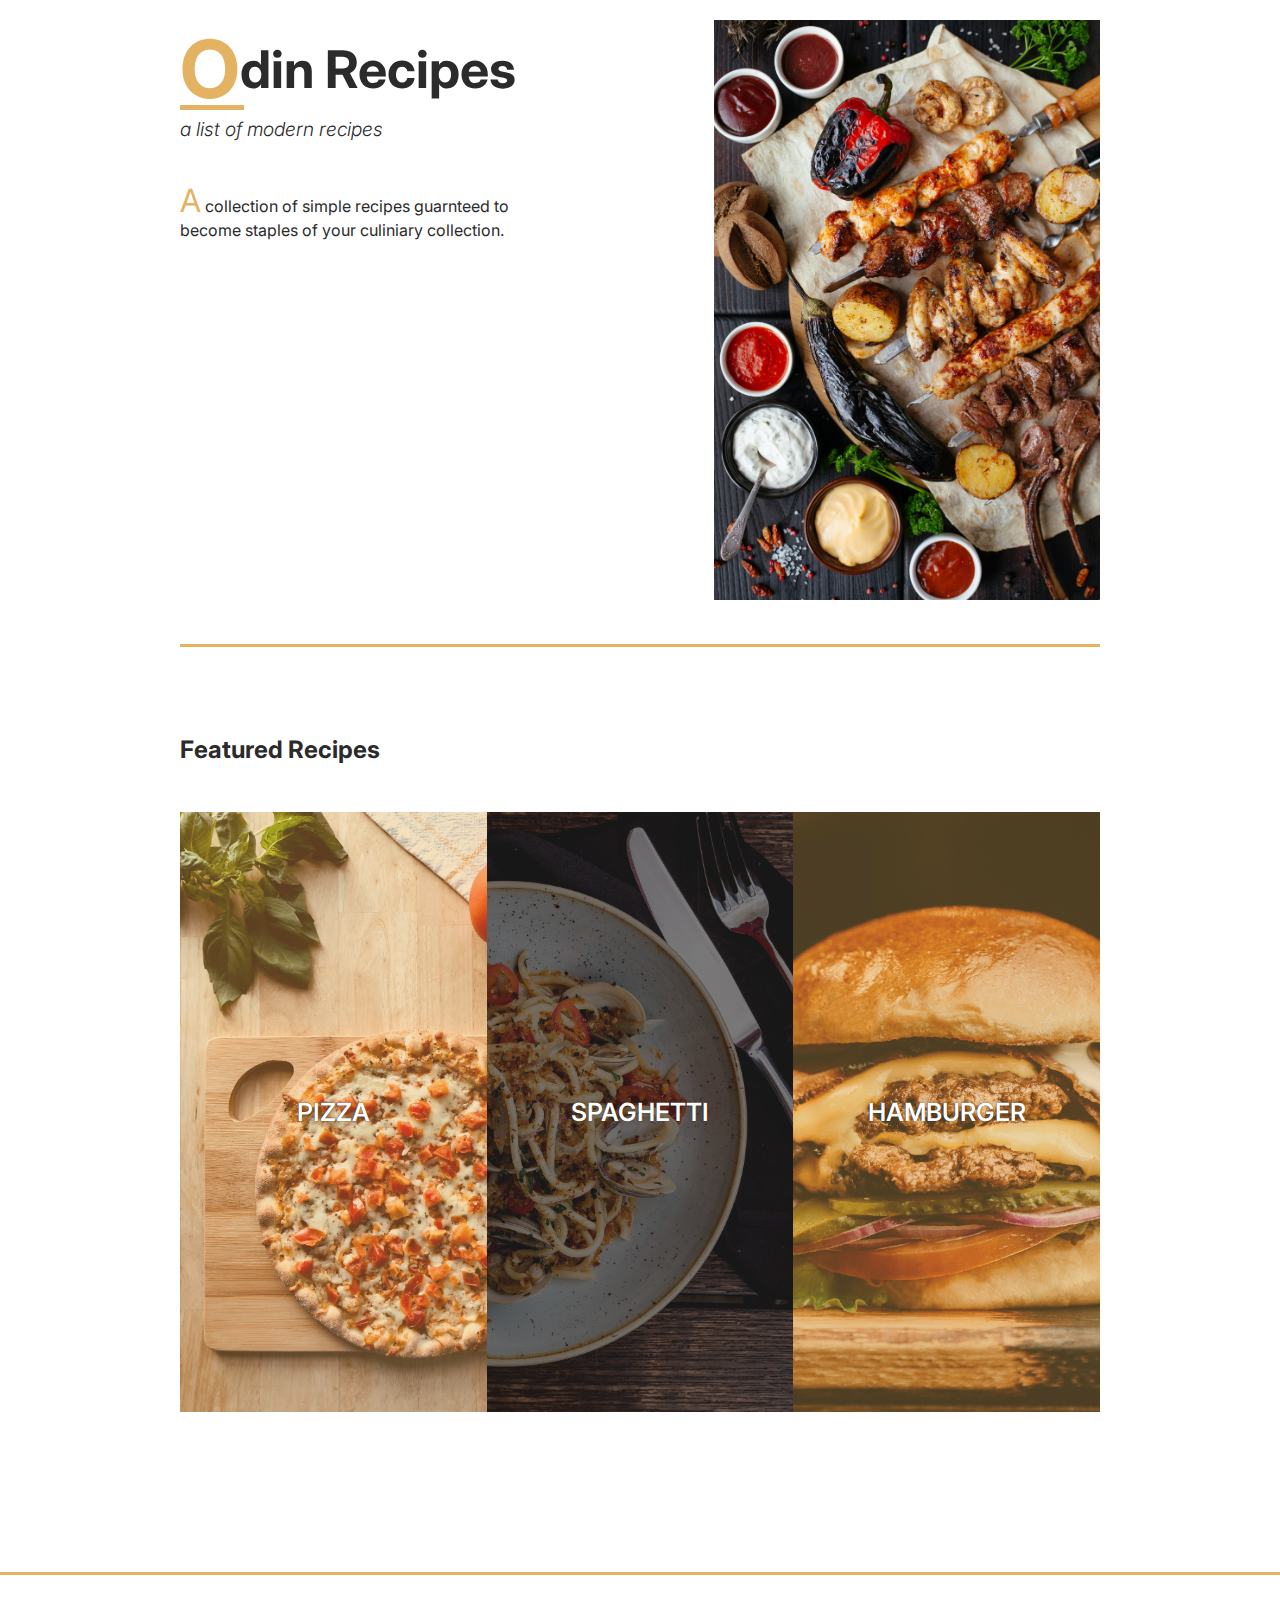
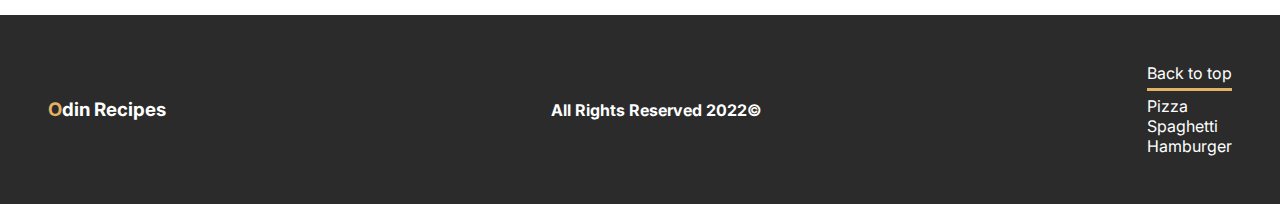
<file: index.html>
<!DOCTYPE html>
<html lang="en">
  <head>
    <meta charset="UTF-8" />
    <meta http-equiv="X-UA-Compatible" content="IE=edge" />
    <meta name="viewport" content="width=device-width, initial-scale=1.0" />
    <title>Odin Recipes</title>
    <link rel="preconnect" href="https://fonts.googleapis.com">
<link rel="preconnect" href="https://fonts.gstatic.com" crossorigin>
<link href="https://fonts.googleapis.com/css2?family=Inter:wght@300;400;700&display=swap" rel="stylesheet">

    <link rel="stylesheet" href="style.css" />
  </head>
  <body>
    <div class="container">

      <div id="header" class="header">
        <div class="header-wrap">
          <div class="left">
            <div class="hero">
            <div class="title">
        
              <h1>O<span>din Recipes</span></h1>
              <hr class="mini-line" />
            </div>
        
            <p class="tagline">a list of modern recipes</p>
            </div>
            <p class="blurb">A collection of simple recipes guarnteed to become staples of your culiniary collection.</p>
          </div>
          <div class="right">
            <img
              src="img/victoria-shes-UC0HZdUitWY-unsplash.jpg"
              alt="Photo of variuos vegetables"
            />
          </div>
        </div>
      </div>
      <hr />

      <main>
        <h2>Featured Recipes</h2>
        <ul class="featured">
          <li class="pizza">
            <a href="recipes/pizza.html"><span>Pizza</span></a> 
          </li>
          <li class="pasta">
            <a href="recipes/pasta.html"><span>Spaghetti</span></a> 
          </li>
          <li class="burger">
            <a href="recipes/burger.html"><span>Hamburger</span></a> 
          </li>
        </ul>
      </div>
      <hr>
      </main>



      <footer>
        <div class="title">
            
            <h3>Odin Recipes</h3>
          </div>
        <h4>All Rights Reserved 2022&copy;</h4>

        <ul>
          <li><a href="#header">Back to top</a></li>
        <hr style="margin: 5px 0" />
          <li><a href="recipes/pizza.html">Pizza</a></li>
        
        <li><a href="recipes/pasta.html">Spaghetti</a></li>
        <li><a href="recipes/burger.html">Hamburger</a></li>
        
      </ul>
      </footer>
    </div>
  </body>
</html>
</file>
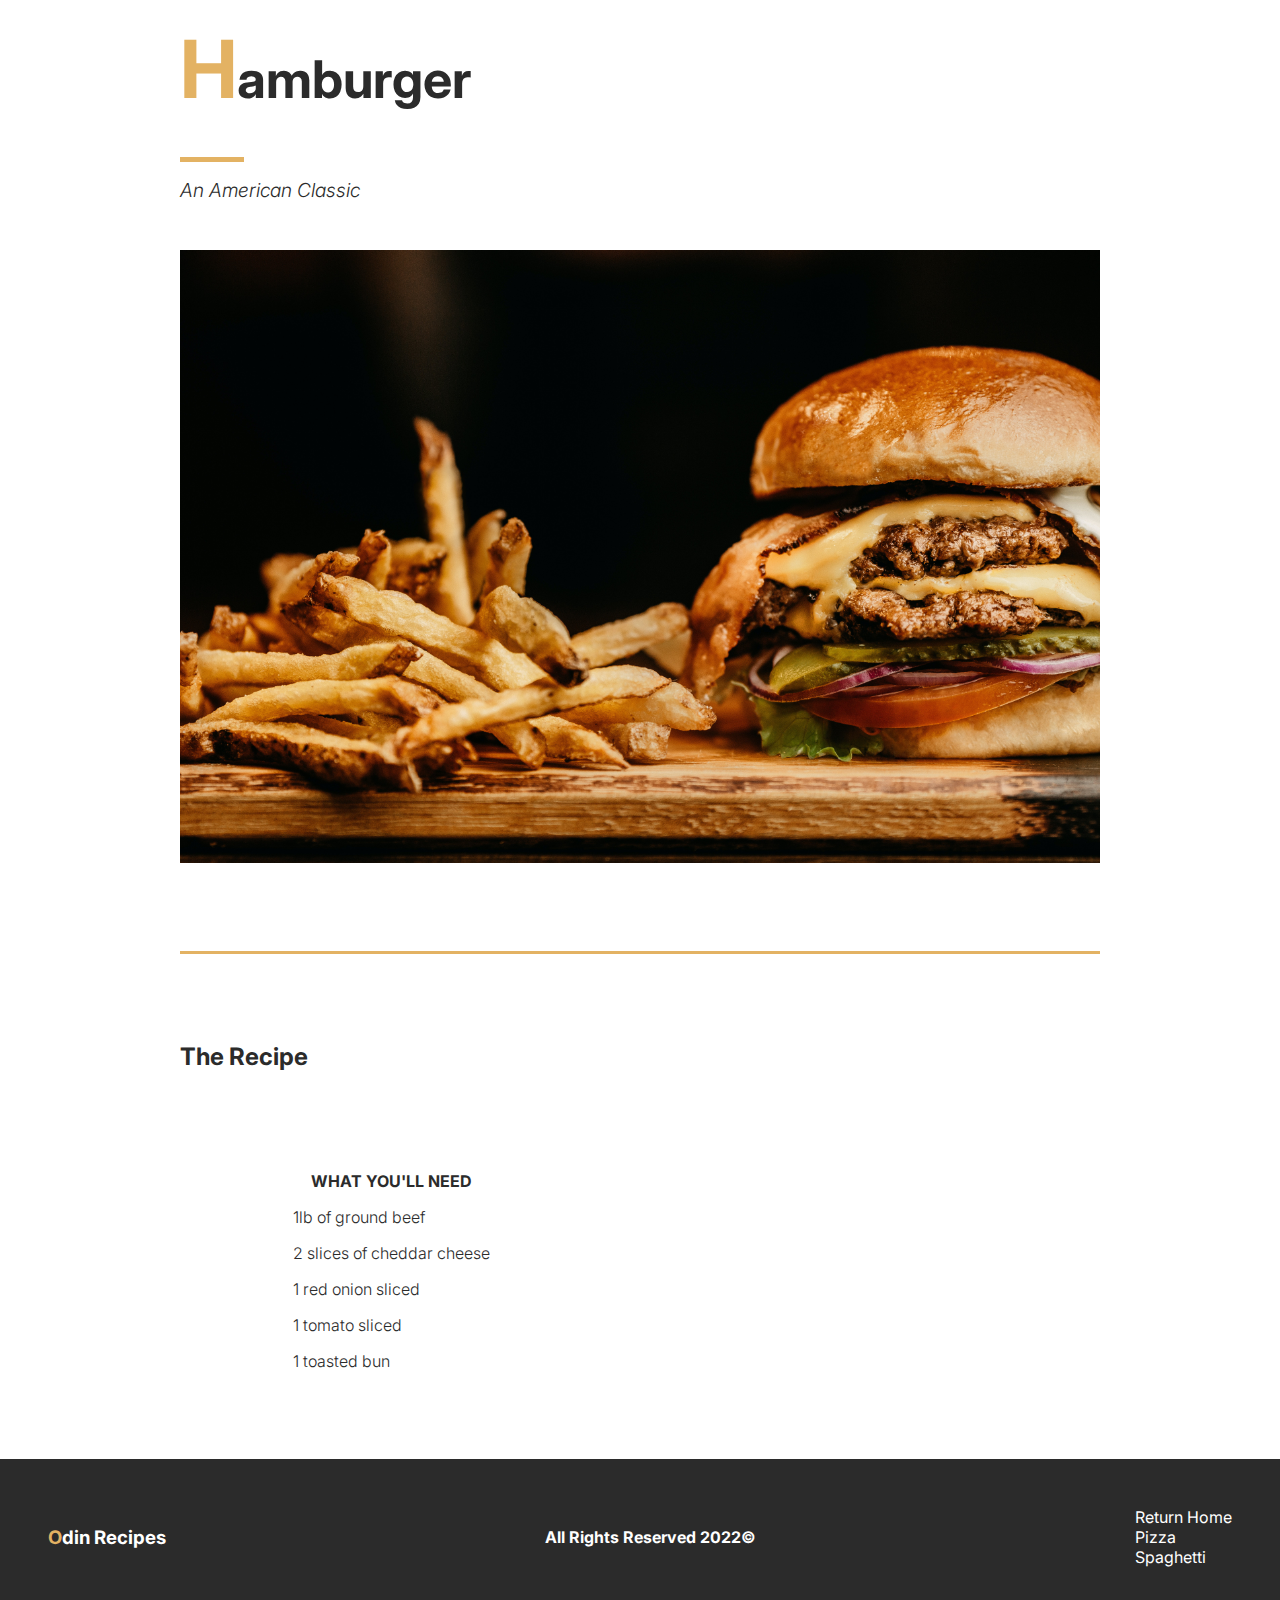
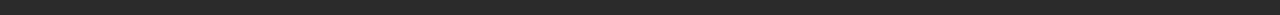
<file: burger.html>
<!DOCTYPE html>
<html lang="en">
  <head>
    <meta charset="UTF-8" />
    <meta http-equiv="X-UA-Compatible" content="IE=edge" />
    <meta name="viewport" content="width=device-width, initial-scale=1.0" />
    <title>Hamburger</title>
    <link rel="preconnect" href="https://fonts.googleapis.com" />
    <link rel="preconnect" href="https://fonts.gstatic.com" crossorigin />
    <link
      href="https://fonts.googleapis.com/css2?family=Inter:wght@300;400;700&display=swap"
      rel="stylesheet"
    />

    <link rel="stylesheet" href="style.css" />
  </head>
  <body>
    <div class="container">
      <div class="header"></div>
      <h1>Hamburger</h1>
      <hr class="mini-line" />
      <p class="tagline">An American Classic</p>

      <img
        src="img/jonathan-borba-8l8Yl2ruUsg-unsplash.jpg"
        alt="A Hamburger with fries"
        class="food"
      />
      <hr />

      <main>
        <h2>The Recipe</h2>
        <div class="info">
          <ol>
            <span>What you'll need</span>
            <li>1lb of ground beef</li>
            <li>2 slices of cheddar cheese</li>
            <li>1 red onion sliced</li>
            <li>1 tomato sliced</li>
            <li>1 toasted bun</li>
          </ol>
          <iframe
            width="450"
            height="320"
            src="https://www.youtube.com/embed/vVvlgy37-cw"
            title="YouTube video player"
            frameborder="0"
            allow="accelerometer; autoplay; clipboard-write; encrypted-media; gyroscope; picture-in-picture"
            allowfullscreen
          ></iframe>
        </div>
      </main>
    </div>
    <footer>
      <div class="title">
        <h3>Odin Recipes</h3>
      </div>
      <h4>All Rights Reserved 2022&copy;</h4>

      <ul>
        <li><a href="index.html">Return Home</a></li>
        <li><a href="./pasta.html">Pizza</a></li>
        <li><a href="./pizza.html">Spaghetti</a></li>
      </ul>
    </footer>
  </body>
</html>
</file>
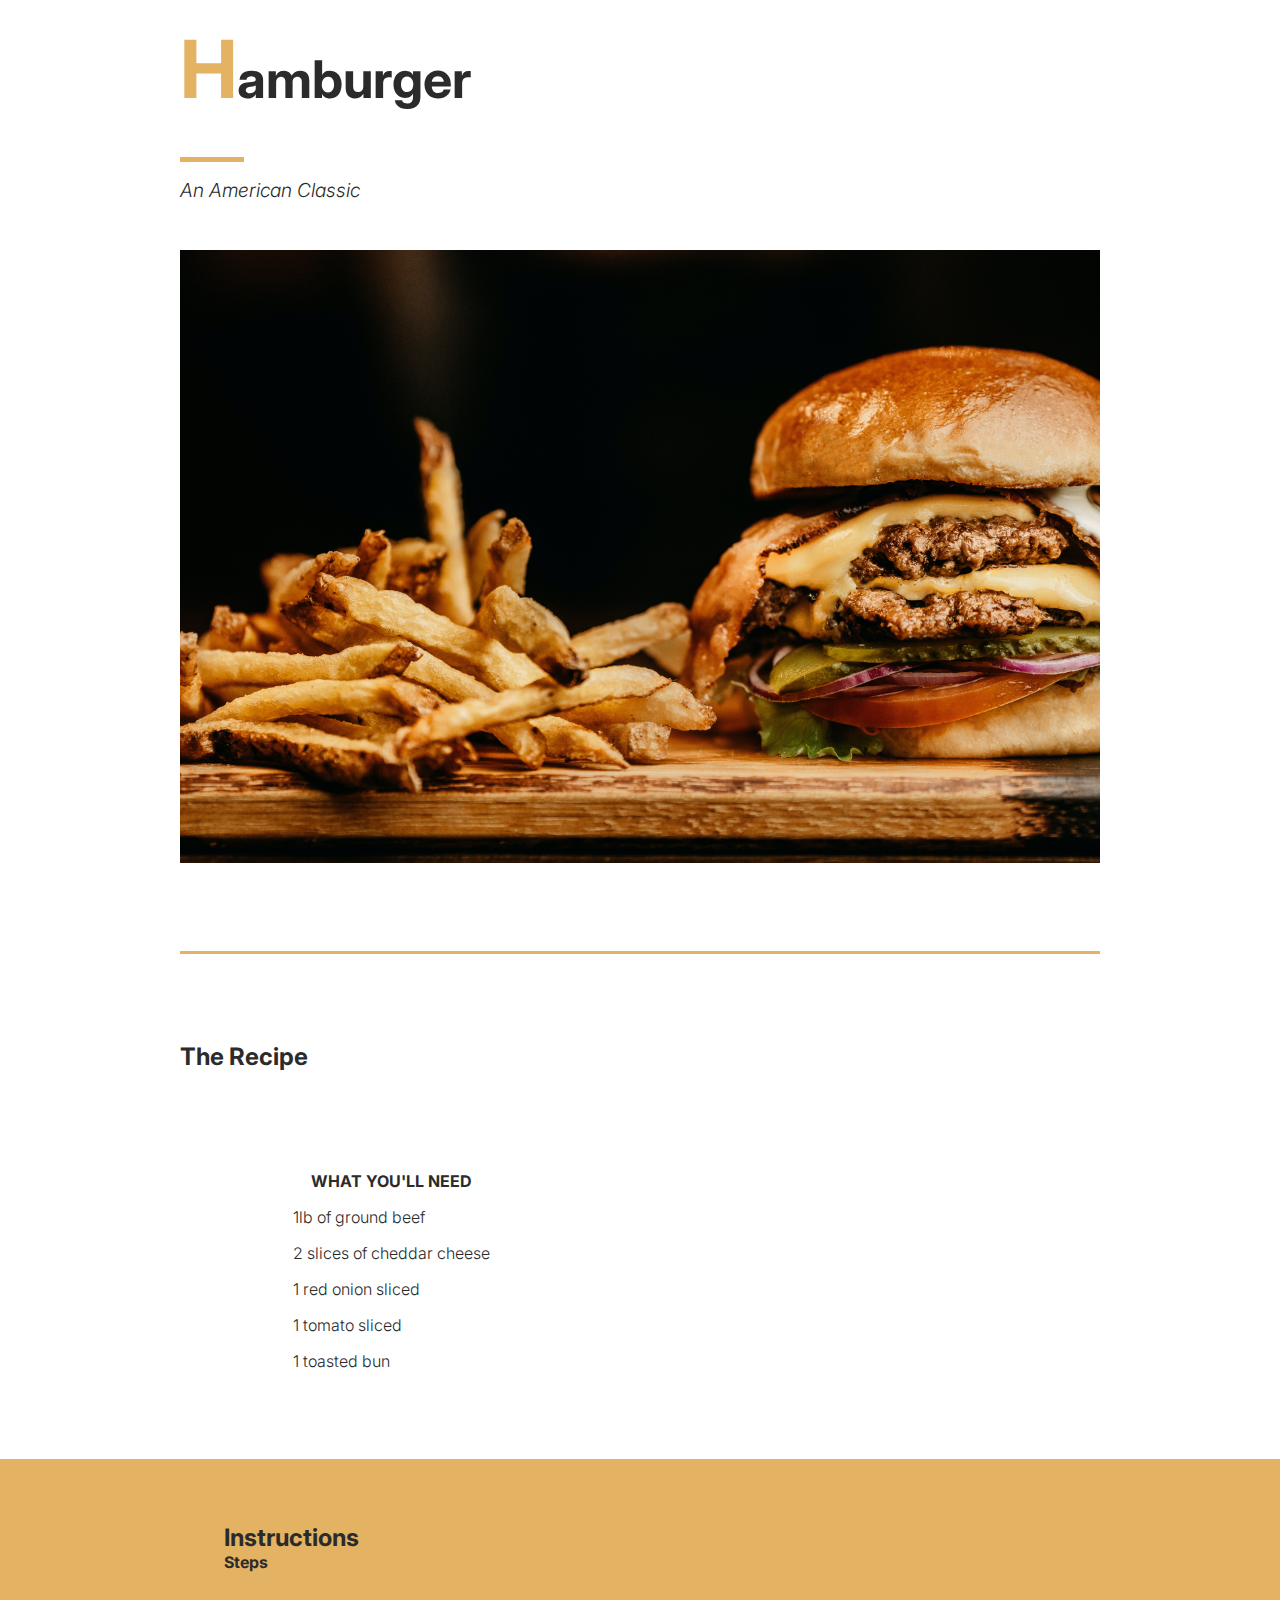
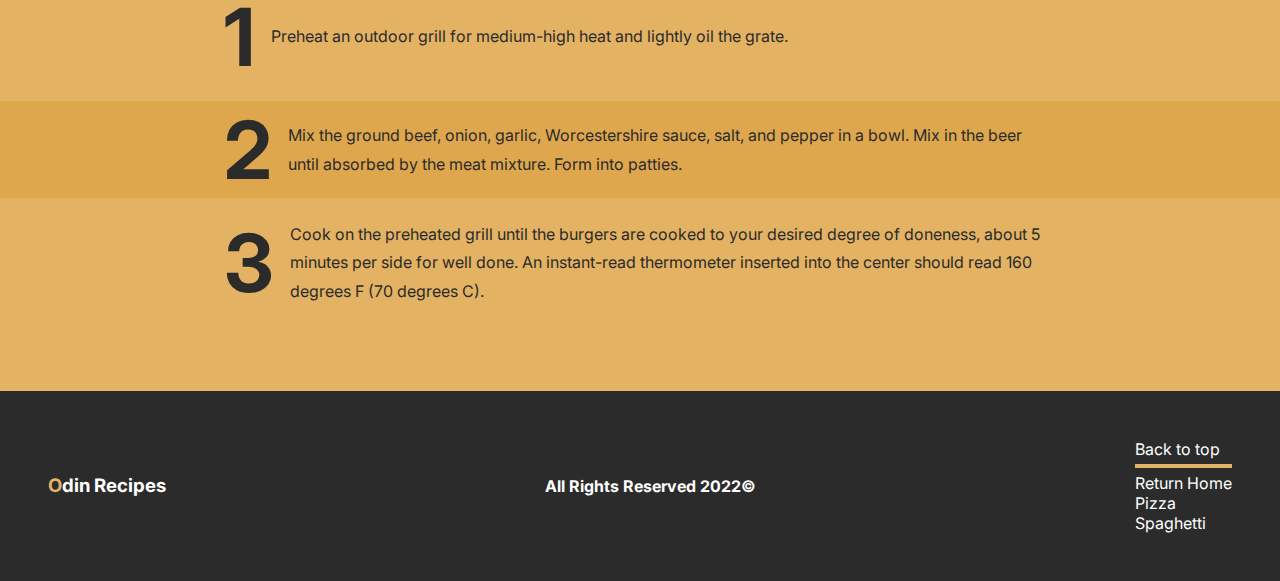
<file: recipes/burger.html>
<!DOCTYPE html>
<html lang="en">
	<head>
		<meta charset="UTF-8" />
		<meta http-equiv="X-UA-Compatible" content="IE=edge" />
		<meta name="viewport" content="width=device-width, initial-scale=1.0" />
		<title>Hamburger - Odin Recipes</title>
		<link rel="preconnect" href="https://fonts.googleapis.com" />
		<link rel="preconnect" href="https://fonts.gstatic.com" crossorigin />
		<link
			href="https://fonts.googleapis.com/css2?family=Inter:wght@300;400;700&display=swap"
			rel="stylesheet"
		/>

		<link rel="stylesheet" href="../style.css" />
	</head>
	<body>
		<div class="container">
			<div class="header" id="header">
				<h1>Hamburger</h1>
				<hr class="mini-line" />
				<p class="tagline">An American Classic</p>
			</div>
			<img
				src="../img/jonathan-borba-8l8Yl2ruUsg-unsplash.jpg"
				alt="A Hamburger with fries"
				class="food"
			/>
			<hr />

			<main>
				<h2>The Recipe</h2>
				<div class="info">
					<ol role="list">
						<span>What you'll need</span>
						<li>1lb of ground beef</li>
						<li>2 slices of cheddar cheese</li>
						<li>1 red onion sliced</li>
						<li>1 tomato sliced</li>
						<li>1 toasted bun</li>
					</ol>
					<iframe
						width="450"
						height="320"
						src="https://www.youtube.com/embed/vVvlgy37-cw"
						title="YouTube video player"
						frameborder="0"
						allow="accelerometer; autoplay; clipboard-write; encrypted-media; gyroscope; picture-in-picture"
						allowfullscreen
					></iframe>
				</div>
			</main>
		</div>
		<section class="instructions">
			<div class="container steps">
				<h2>Instructions</h2>
				<h4>Steps</h4>
				<ol role="list" class="steps-guide">
					<li>
						<span class="visually-hidden">Step 1</span>
						<div>
							<p>
								Preheat an outdoor grill for medium-high heat and lightly oil
								the grate.
							</p>
						</div>
					</li>
					<li class="bleed">
						<span class="visually-hidden">Step 2</span>
						<div>
							<p>
								Mix the ground beef, onion, garlic, Worcestershire sauce, salt,
								and pepper in a bowl. Mix in the beer until absorbed by the meat
								mixture. Form into patties.
							</p>
						</div>
					</li>
					<li>
						<span class="visually-hidden">Step 3</span>
						<div>
							<p>
								Cook on the preheated grill until the burgers are cooked to your
								desired degree of doneness, about 5 minutes per side for well
								done. An instant-read thermometer inserted into the center
								should read 160 degrees F (70 degrees C).
							</p>
						</div>
					</li>
				</ol>
			</div>
		</section>
		<footer>
			<div class="title">
				<h3>Odin Recipes</h3>
			</div>
			<h4>All Rights Reserved 2022&copy;</h4>

			<ul>
				<li><a href="#header">Back to top</a></li>
				<hr style="margin: 5px 0" />
				<li><a href="../index.html">Return Home</a></li>
				<li><a href="pizza.html">Pizza</a></li>
				<li><a href="pasta.html">Spaghetti</a></li>
			</ul>
		</footer>
	</body>
</html>
</file>
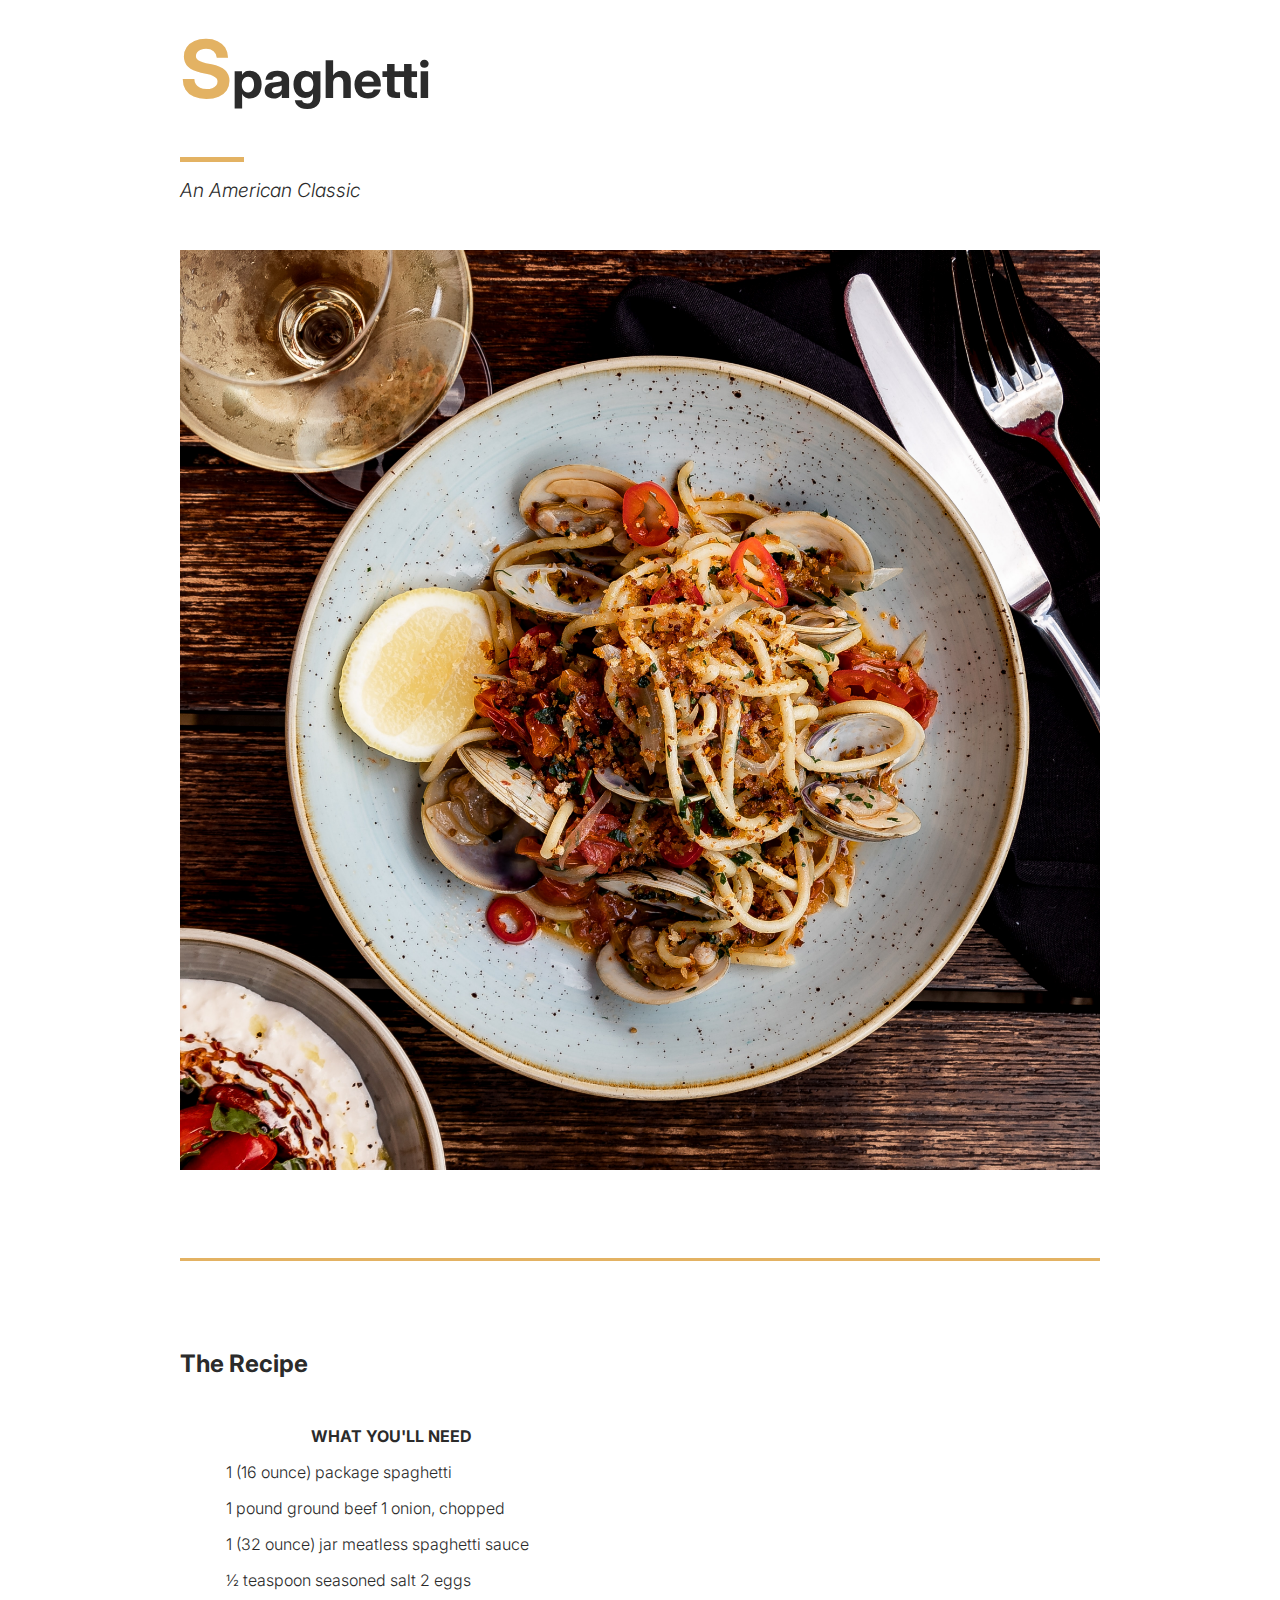
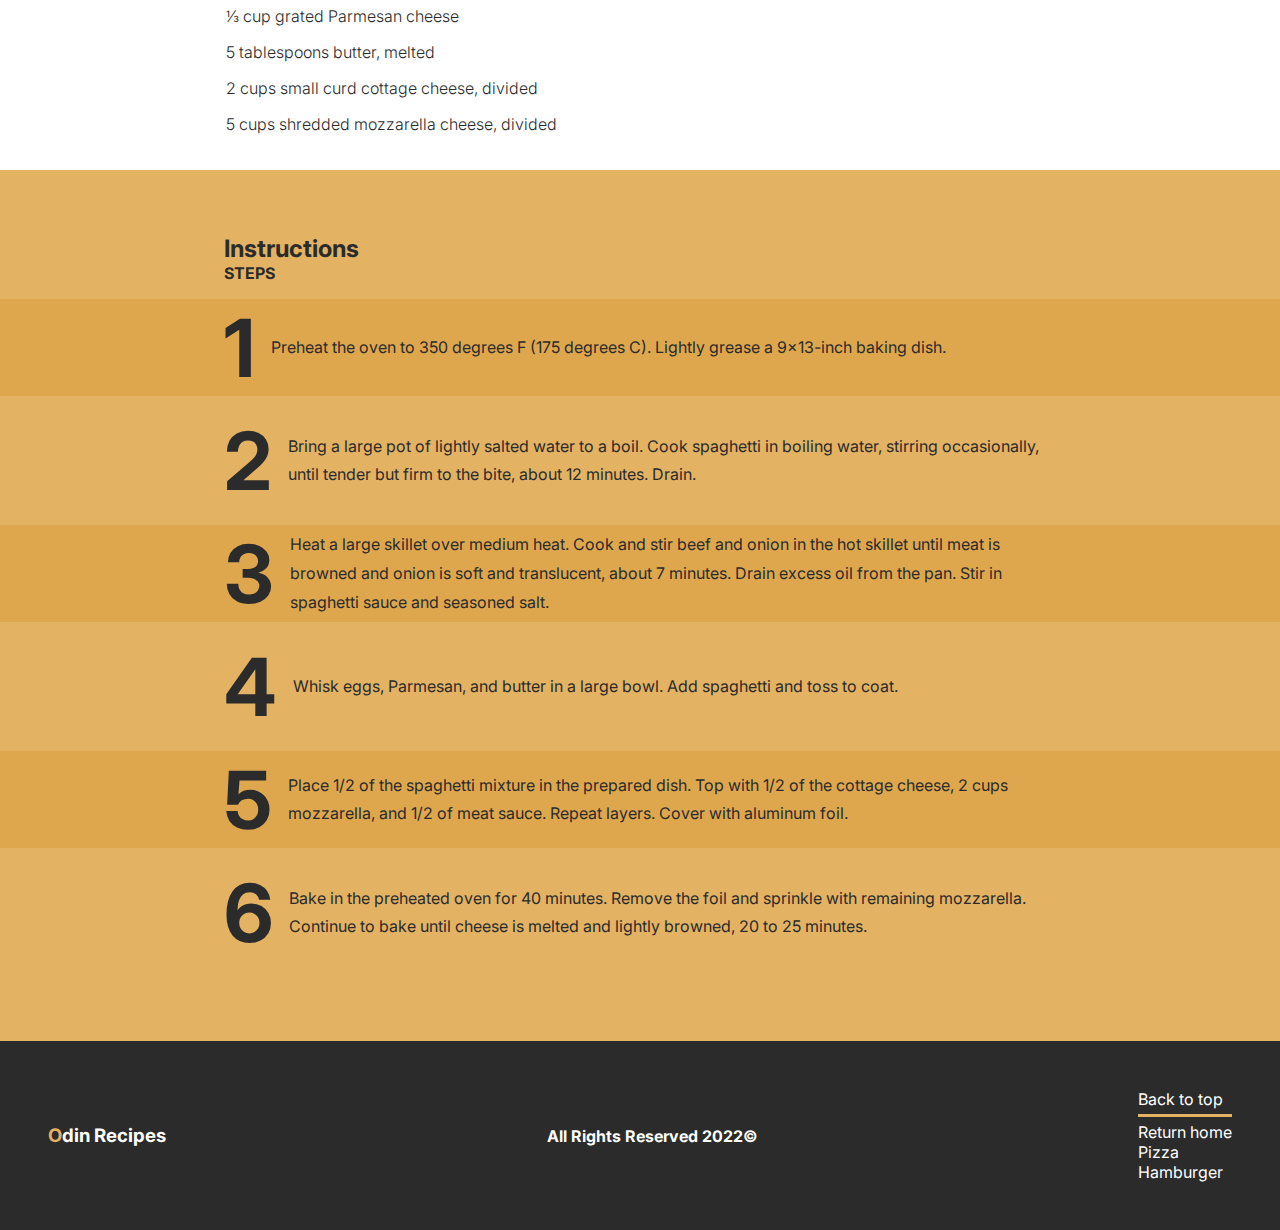
<file: recipes/pasta.html>
<!DOCTYPE html>
<html lang="en">
	<head>
		<meta charset="UTF-8" />
		<meta http-equiv="X-UA-Compatible" content="IE=edge" />
		<meta name="viewport" content="width=device-width, initial-scale=1.0" />
		<title>Pasta - Odin Recipes</title>
		<link rel="preconnect" href="https://fonts.googleapis.com" />
		<link rel="preconnect" href="https://fonts.gstatic.com" crossorigin />
		<link
			href="https://fonts.googleapis.com/css2?family=Inter:wght@300;400;700&display=swap"
			rel="stylesheet"
		/>

		<link rel="stylesheet" href="../style.css" />
	</head>
	<body>
		<div class="container">
			<div class="header" id="header">
				<h1>Spaghetti</h1>
				<hr class="mini-line" />
				<p class="tagline">An American Classic</p>
			</div>
			<img
				src="../img/clark-douglas-17ZU9BPy_Q4-unsplash.jpg"
				alt="A plate of spaghetti"
				class="food"
			/>
			<hr />

			<main>
				<h2>The Recipe</h2>
				<div class="info">
					<ol role="list">
						<span>What you'll need</span>
						<li>1 (16 ounce) package spaghetti</li>
						<li>1 pound ground beef 1 onion, chopped</li>
						<li>1 (32 ounce) jar meatless spaghetti sauce</li>
						<li>½ teaspoon seasoned salt 2 eggs</li>
						<li>⅓ cup grated Parmesan cheese</li>
						<li>5 tablespoons butter, melted</li>
						<li>2 cups small curd cottage cheese, divided</li>
						<li>5 cups shredded mozzarella cheese, divided</li>
					</ol>
					<iframe
						width="450"
						height="320"
						src="https://www.youtube.com/embed/c0aIsuxJlbg"
						title="YouTube video player"
						frameborder="0"
						allow="accelerometer; autoplay; clipboard-write; encrypted-media; gyroscope; picture-in-picture"
						allowfullscreen
					></iframe>
				</div>
			</main>
		</div>
		<section class="instructions">
			<div class="container steps">
				<h2>Instructions</h2>
				<ol role="list" class="steps-guide">
					<h4>Steps</h4>
					<li class="bleed">
						<span class="visually-hidden">Step 1</span>
						<div>
							<p>
								Preheat the oven to 350 degrees F (175 degrees C). Lightly
								grease a 9x13-inch baking dish.
							</p>
						</div>
					</li>
					<li class="">
						<span class="visually-hidden">Step 2</span>
						<div>
							<p>
								Bring a large pot of lightly salted water to a boil. Cook
								spaghetti in boiling water, stirring occasionally, until tender
								but firm to the bite, about 12 minutes. Drain.
							</p>
						</div>
					</li>
					<li class="bleed">
						<span class="visually-hidden">Step 3</span>
						<div>
							<p>
								Heat a large skillet over medium heat. Cook and stir beef and
								onion in the hot skillet until meat is browned and onion is soft
								and translucent, about 7 minutes. Drain excess oil from the pan.
								Stir in spaghetti sauce and seasoned salt.
							</p>
						</div>
					</li>
					<li>
						<span class="visually-hidden">Step 4</span>
						<div>
							<p>
								Whisk eggs, Parmesan, and butter in a large bowl. Add spaghetti
								and toss to coat.
							</p>
						</div>
					</li>
					<li class="bleed">
						<span class="visually-hidden">Step 5</span>
						<div>
							<p>
								Place 1/2 of the spaghetti mixture in the prepared dish. Top
								with 1/2 of the cottage cheese, 2 cups mozzarella, and 1/2 of
								meat sauce. Repeat layers. Cover with aluminum foil.
							</p>
						</div>
					</li>
					<li>
						<span class="visually-hidden">Step 6</span>
						<div>
							<p>
								Bake in the preheated oven for 40 minutes. Remove the foil and
								sprinkle with remaining mozzarella. Continue to bake until
								cheese is melted and lightly browned, 20 to 25 minutes.
							</p>
						</div>
					</li>
				</ol>
			</div>
		</section>

		<footer>
			<div class="title">
				<h3>Odin Recipes</h3>
			</div>
			<h4>All Rights Reserved 2022&copy;</h4>

			<ul>
				<li><a href="#header">Back to top</a></li>
				<hr style="margin: 5px 0" />
				<li><a href="../index.html">Return home</a></li>
				<li><a href="pizza.html">Pizza</a></li>
				<li><a href="burger.html">Hamburger</a></li>
			</ul>
		</footer>
	</body>
</html>
</file>
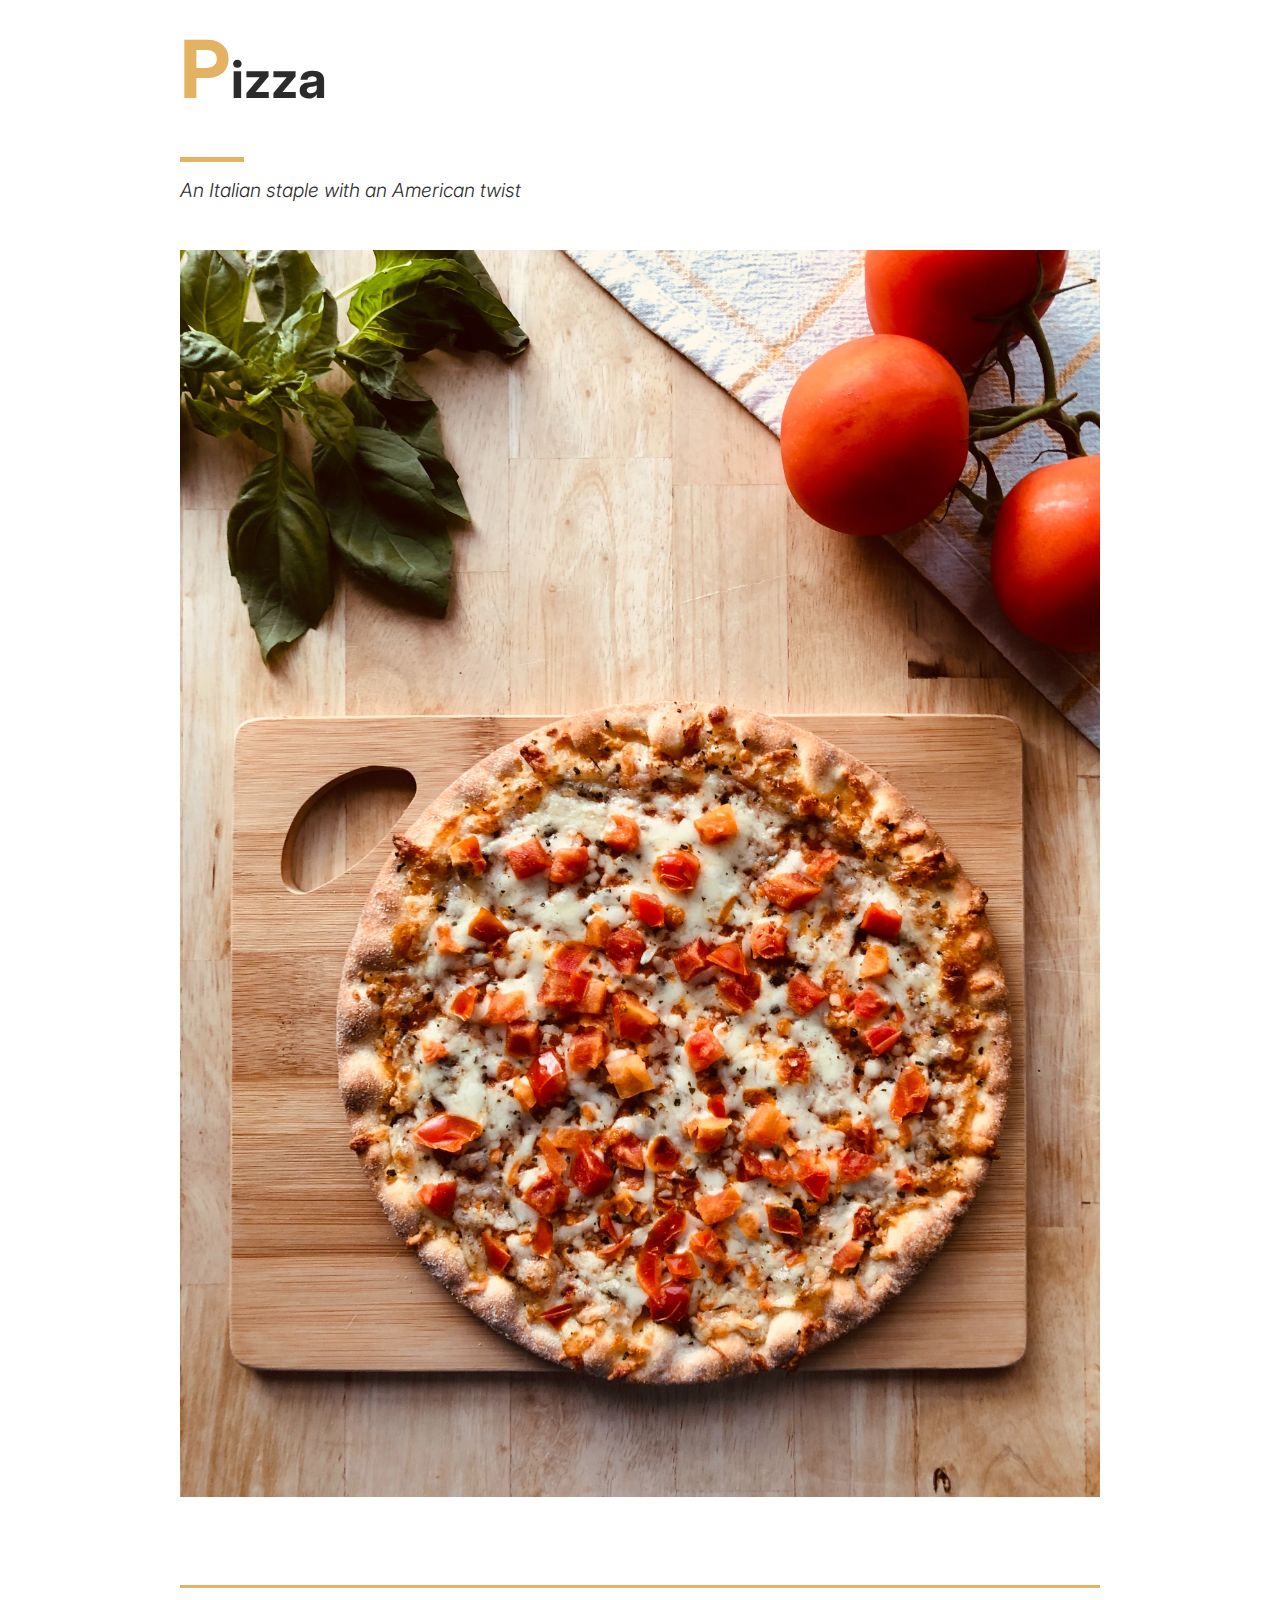
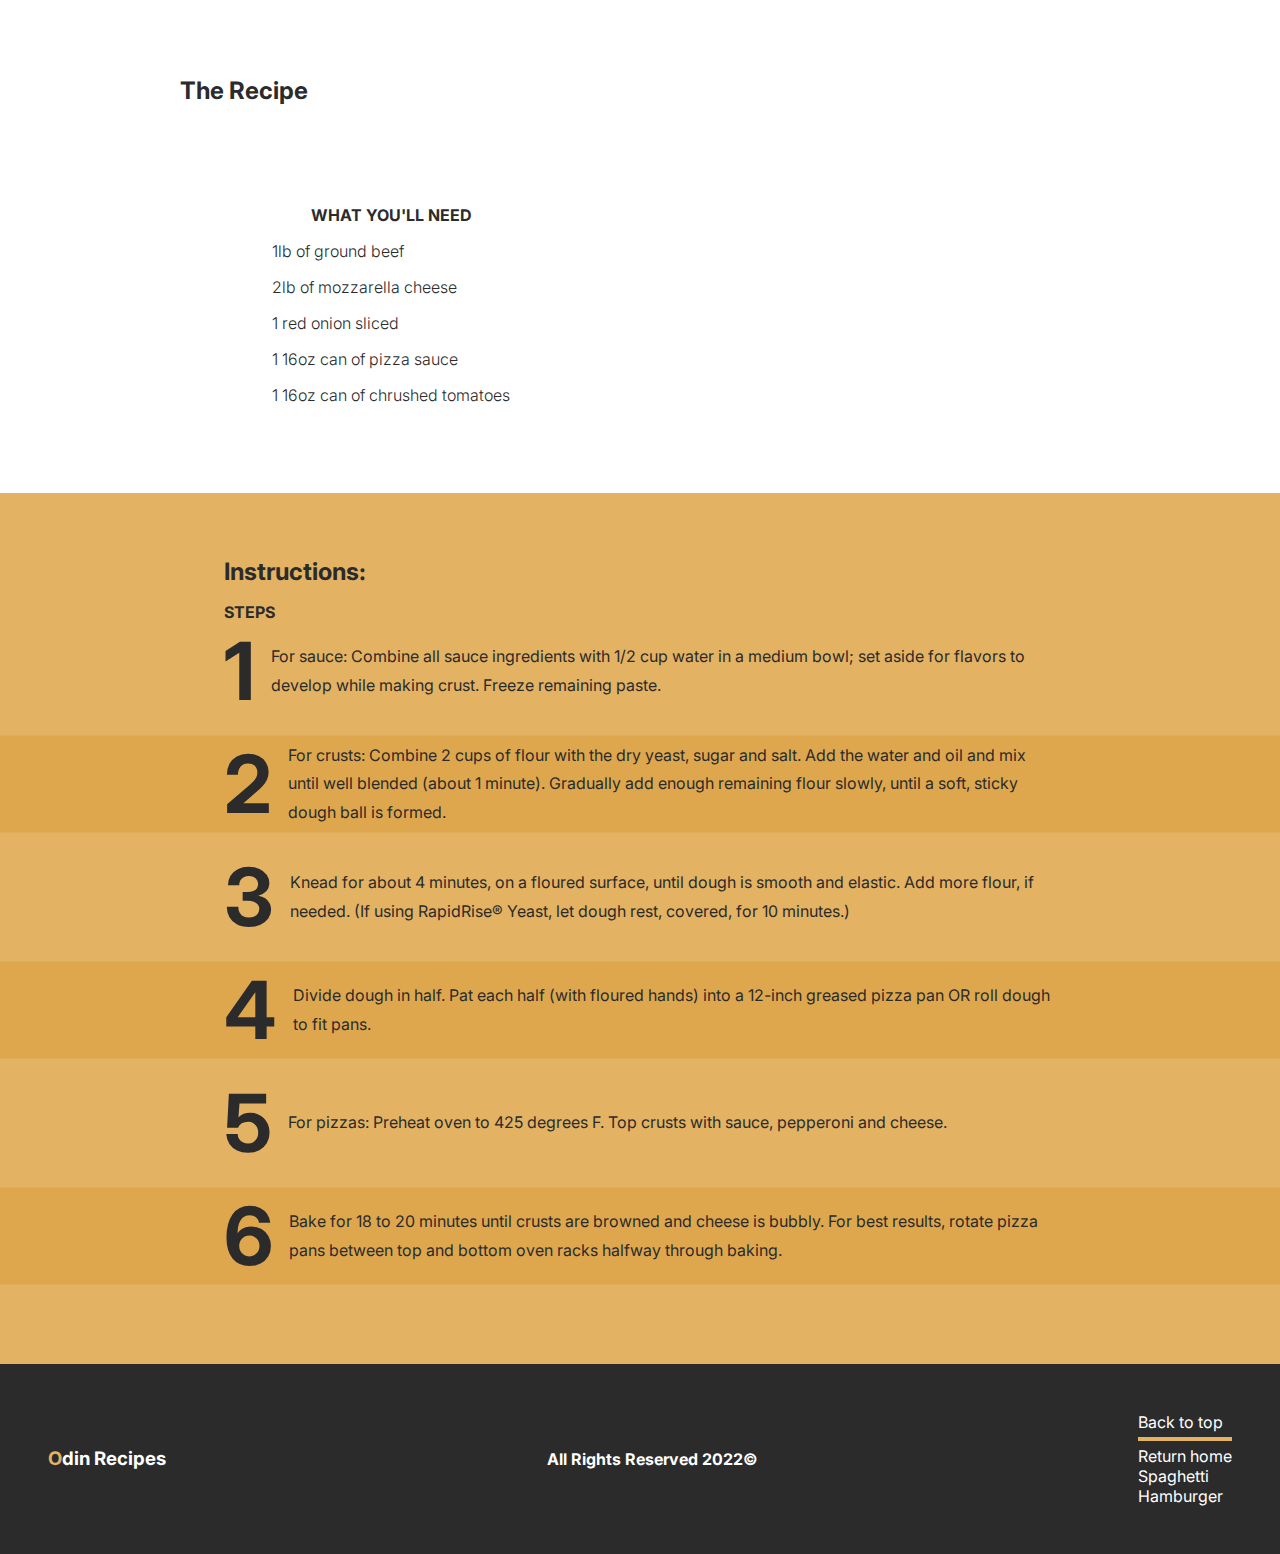
<file: recipes/pizza.html>
<!DOCTYPE html>
<html lang="en">
	<head>
		<meta charset="UTF-8" />
		<meta http-equiv="X-UA-Compatible" content="IE=edge" />
		<meta name="viewport" content="width=device-width, initial-scale=1.0" />
		<title>Pizza - Odin Recipes</title>
		<link rel="preconnect" href="https://fonts.googleapis.com" />
		<link rel="preconnect" href="https://fonts.gstatic.com" crossorigin />
		<link
			href="https://fonts.googleapis.com/css2?family=Inter:wght@300;400;700&display=swap"
			rel="stylesheet"
		/>

		<link rel="stylesheet" href="../style.css" />
	</head>
	<body>
		<div class="container">
			<div class="header" id="header">
				<h1>Pizza</h1>
				<hr class="mini-line" />
				<p class="tagline">An Italian staple with an American twist</p>
			</div>
			<img
				src="../img/saahil-khatkhate-kfDsMDyX1K0-unsplash.jpg"
				alt="Pizza"
				class="food"
			/>
			<hr />

			<main>
				<h2>The Recipe</h2>
				<div class="info">
					<ol>
						<span>What you'll need</span>
						<li>1lb of ground beef</li>
						<li>2lb of mozzarella cheese</li>
						<li>1 red onion sliced</li>
						<li>1 16oz can of pizza sauce</li>
						<li>1 16oz can of chrushed tomatoes</li>
					</ol>
					<iframe
						width="450"
						height="320"
						src="https://www.youtube.com/embed/sv3TXMSv6Lw"
						title="YouTube video player"
						frameborder="0"
						allow="accelerometer; autoplay; clipboard-write; encrypted-media; gyroscope; picture-in-picture"
						allowfullscreen
					></iframe>
				</div>
			</main>
		</div>
		<section class="instructions">
			<div class="container steps">
				<h2>Instructions:</h2>
				<ol role="list" class="steps-guide">
					<li>
						<h4>Steps</h4>
						<span class="visually-hidden">Step 1</span>
						<div>
							<p>
								For sauce: Combine all sauce ingredients with 1/2 cup water in a
								medium bowl; set aside for flavors to develop while making
								crust. Freeze remaining paste.
							</p>
						</div>
					</li>
					<li class="bleed">
						<div>
							<span class="visually-hidden">Step 2</span>
							<p>
								For crusts: Combine 2 cups of flour with the dry yeast, sugar
								and salt. Add the water and oil and mix until well blended
								(about 1 minute). Gradually add enough remaining flour slowly,
								until a soft, sticky dough ball is formed.
							</p>
						</div>
					</li>
					<li>
						<div>
							<span class="visually-hidden">Step 3</span>
							<p>
								Knead for about 4 minutes, on a floured surface, until dough is
								smooth and elastic. Add more flour, if needed. (If using
								RapidRise® Yeast, let dough rest, covered, for 10 minutes.)
							</p>
						</div>
					</li>
					<li class="bleed">
						<div>
							<span class="visually-hidden">Step 4</span>
							<p>
								Divide dough in half. Pat each half (with floured hands) into a
								12-inch greased pizza pan OR roll dough to fit pans.
							</p>
						</div>
					</li>
					<li>
						<div>
							<span class="visually-hidden">Step 5</span>
							<p>
								For pizzas: Preheat oven to 425 degrees F. Top crusts with
								sauce, pepperoni and cheese.
							</p>
						</div>
					</li>
					<li class="bleed">
						<div>
							<span class="visually-hidden">Step 6</span>
							<p>
								Bake for 18 to 20 minutes until crusts are browned and cheese is
								bubbly. For best results, rotate pizza pans between top and
								bottom oven racks halfway through baking.
							</p>
						</div>
					</li>
				</ol>
			</div>
		</section>
		<footer>
			<div class="title">
				<h3>Odin Recipes</h3>
			</div>
			<h4>All Rights Reserved 2022&copy;</h4>

			<ul>
				<li><a href="#header">Back to top</a></li>
				<hr style="margin: 5px 0" />
				<li><a href="../index.html">Return home</a></li>
				<li><a href="./pasta.html">Spaghetti</a></li>
				<li><a href="./burger.html">Hamburger</a></li>
			</ul>
		</footer>
	</body>
</html>
</file>
<file: style.css>
:root {
	--odin-gold: hsl(37, 70%, 64%);
	--odin-gold-2: hsla(37, 69%, 55%, 0.551);
	--gold-opaque: hsla(37, 70%, 64%, 0.333);
	--clr-neutral-900: hsl(0, 0%, 17%);
}

*,
html {
	margin: 0;
	padding: 0;
	box-sizing: border-box;
}
ul[role="list"],
ol[role="list"] {
	list-style: none;
}
body {
	font-family: "Inter", sans-serif;
	color: #2b2b2b;
}

.container {
	padding: 20px;
	display: flex;
	flex-direction: column;
	max-width: 960px;
	margin: 0 auto;
}

.container h1::first-letter {
	color: var(--odin-gold);
	font-size: 5rem;
}

h1 {
	font-size: 3.25rem;
	font-weight: 700;
	/* margin-bottom: 2rem; */
}

.mini-line {
	margin-bottom: 1rem;
	width: 4rem;
	height: 0.3rem;
	background-color: var(--odin-gold);
	border: none;
}

.title {
	display: flex;
	align-items: center;
	position: relative;
}

.title span {
	/* color: #f4c; */
	position: relative;
	bottom: 10px;
}

.title hr {
	position: absolute;
	top: 45px;
}
img {
	width: 100%;
	height: auto;
}

.tagline {
	font-style: italic;
	font-size: 1.2rem;
	font-weight: 300;
}

.header-wrap {
	display: flex;
	justify-content: space-between;
}

.header-wrap .left,
.header-wrap .right {
	width: 42%;
}

.header-wrap .left {
	display: flex;
	flex-direction: column;
	justify-content: space-between;
}

.blurb {
	flex: 1;
	margin-top: 40px;
}

.blurb::first-letter {
	font-size: 2rem;
	color: var(--odin-gold);
}
main h2 {
	margin: 3rem 0;
}

.featured {
	display: grid;
	grid-template-columns: repeat(3, 1fr);
	grid-template-rows: 1fr;
	/* height: 400px; */
	height: 600px;

	margin-bottom: 100px;
}

.featured a {
	color: white;
	text-decoration: none;
	font-weight: 600;
	text-transform: uppercase;
	text-align: center;
	display: flex;
	place-content: center;
	text-shadow: 0 0 1px black;
	z-index: 600;
	font-size: 25px;
}

.burger,
.pizza,
.pasta {
	display: grid;
	place-content: center;
	position: relative;
	/* aspect-ratio: 1/3; */
	width: 100%;
}

.burger {
	background: url("img/jonathan-borba-8l8Yl2ruUsg-unsplash.jpg");
	background-size: cover;
	background-position: top right;
}

.burger::after {
	position: absolute;
	top: 0;
	left: 0;
	content: " ";
	height: 100%;
	width: 100%;
	background: var(--gold-opaque);
}

.pizza {
	background: url("img/saahil-khatkhate-kfDsMDyX1K0-unsplash.jpg");
	background-size: cover;
	background-position: left center;
}

.pizza::after {
	position: absolute;
	top: 0;
	left: 0;
	content: " ";
	height: 100%;
	width: 100%;
	background: var(--gold-opaque);
}

.pasta {
	background: url("img/clark-douglas-17ZU9BPy_Q4-unsplash.jpg");
	background-size: cover;
	background-position: top right;
	position: relative;
}

.pasta::after {
	position: absolute;
	top: 0;
	left: 0;
	content: " ";
	height: 100%;
	width: 100%;
	background: hsla(0, 3%, 15%, 0.615);
}

hr {
	background-color: var(--odin-gold);
	border: none;
	height: 0.2rem;
	margin: 40px 0;
}

ol span {
	font-weight: 700;
	/* font-style: italic; */
	text-transform: uppercase;
	font-size: 1rem;
	display: flex;
	text-align: center;
	align-items: center;
	flex-direction: column;
}

.food {
	margin: 3rem auto;
}

.info {
	display: flex;
	justify-content: center;
	gap: 3em;
	align-items: center;
}

iframe {
	object-fit: cover;
}

footer {
	background: #2b2b2b;
	color: white;
	display: flex;
	justify-content: space-between;
	align-items: center;
	padding: 3rem;
}

footer a:visited,
footer a:link {
	color: white;
	text-decoration: none;
}

footer a:hover {
	color: var(--odin-gold);
}

li {
	list-style: none;
}

.title h3::first-letter {
	color: var(--odin-gold);
}

@media screen and (max-width: 400px) {
	.title {
		position: relative;
		line-height: 1.3;
	}

	h1 {
		font-size: 2.5rem;
	}
	.featured {
		grid-template-columns: 1fr;
		grid-template-rows: repeat(3, 1fr);
		gap: 5px;
	}

	.blurb {
		font-size: 0.975rem;
		margin-top: 5rem;
	}
}

.bleed {
	box-shadow: 0 0 0 100vmax var(--odin-gold-2);
	clip-path: inset(0 -100vmax);
}
.visually-hidden {
	clip: rect(0 0 0 0);
	clip-path: inset(50%);
	height: 1px;
	overflow: hidden;
	position: absolute;
	white-space: nowrap;
	width: 1px;
}

.instructions {
	/* padding: 4rem; */
	width: 100%;
	/* display: flex; */
	flex-direction: column;
	justify-content: space-between;
	background: var(--odin-gold);
}

.steps {
	padding: 4rem;
}

.steps li {
	margin: 1rem 0;
}

.steps span {
	color: white;
	margin-right: 5px;
}

.info li {
	margin: 1rem 0;
	font-size: 1rem;
	font-weight: 300;
}

.steps-guide {
	counter-reset: steps;
	h4 {
		text-transform: uppercase;
	}
}

.steps-guide > li {
	counter-increment: steps-counter;
}

.steps-guide li > div::before {
	content: counter(steps-counter, leading-zero);
	font-size: 5rem;
	font-weight: 700;
	color: var(--clr-neutral-900);
}

.steps-guide li > div {
	display: flex;
	align-items: center;
	gap: 1rem;
}

.steps-guide p {
	line-height: 1.8;
}

.steps-guide li:nth-child(even) {
	background: var(--odin-gold-2);
}
</file>
